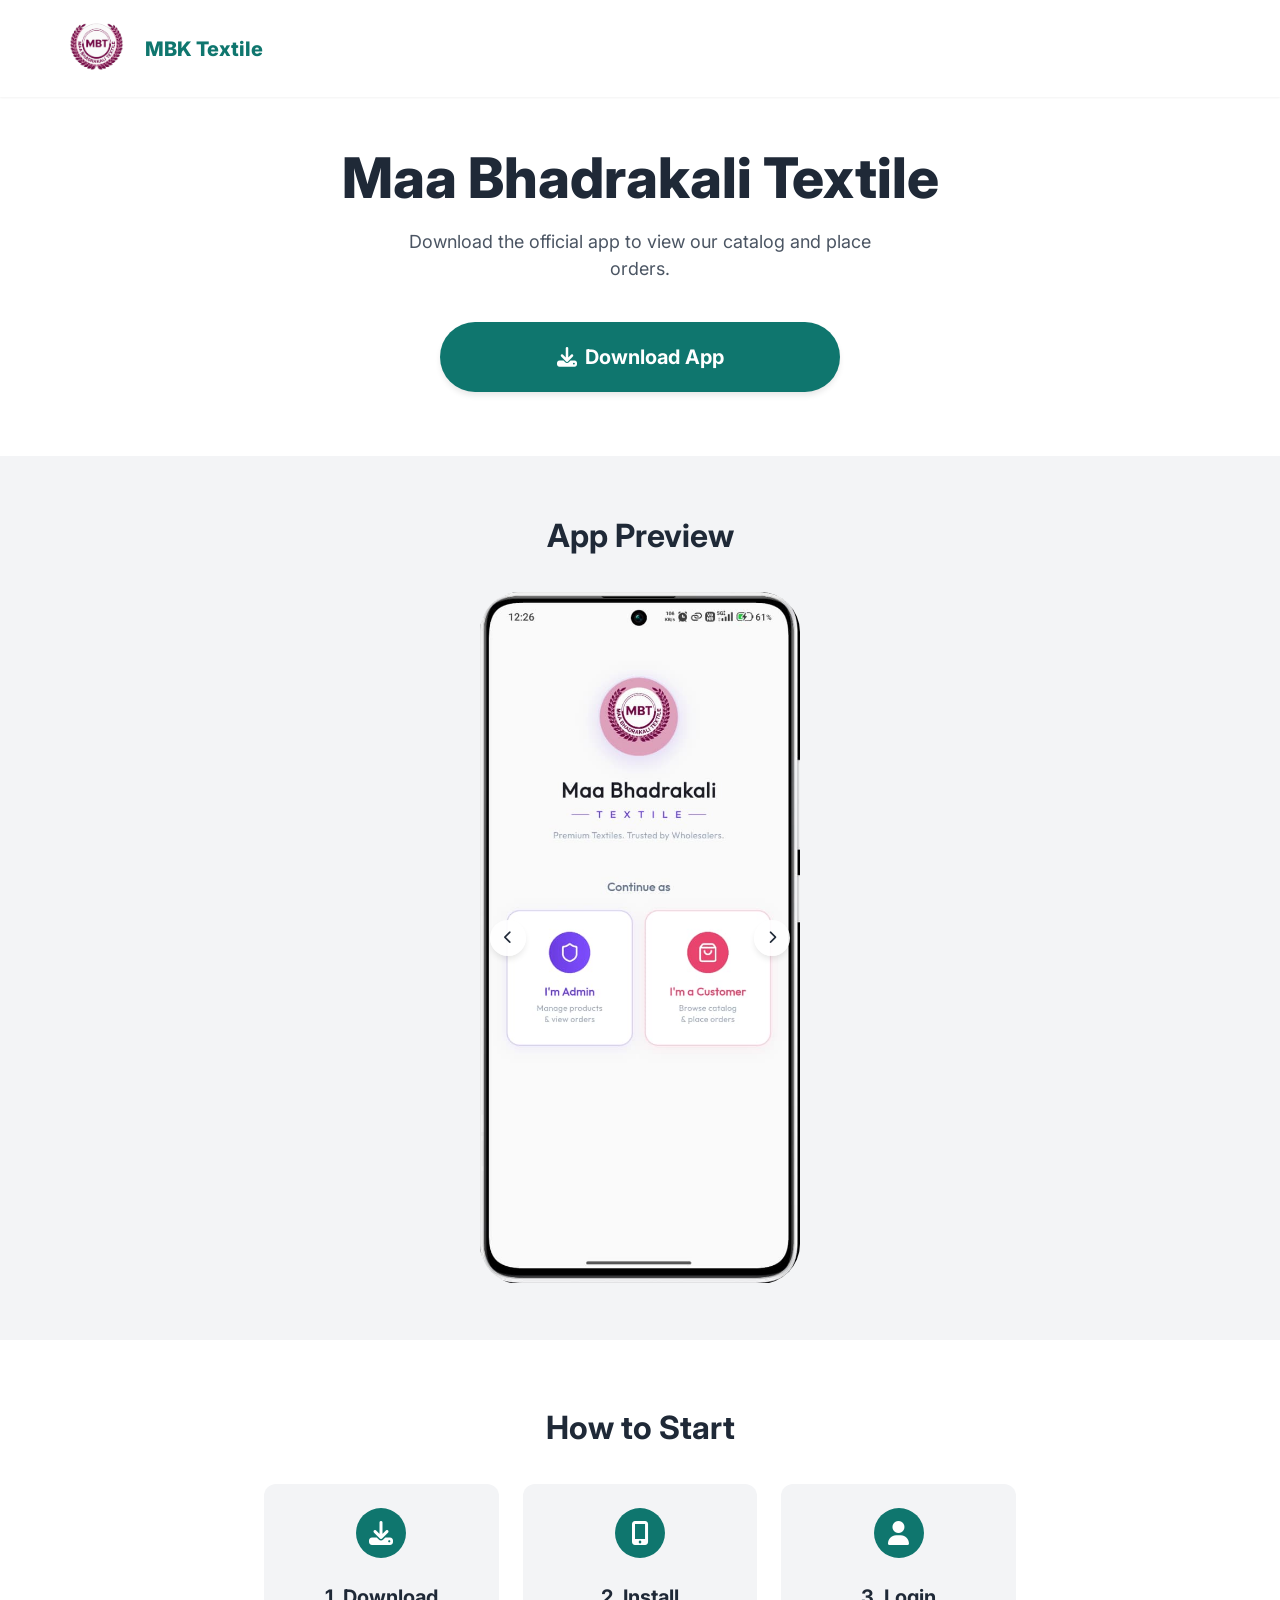
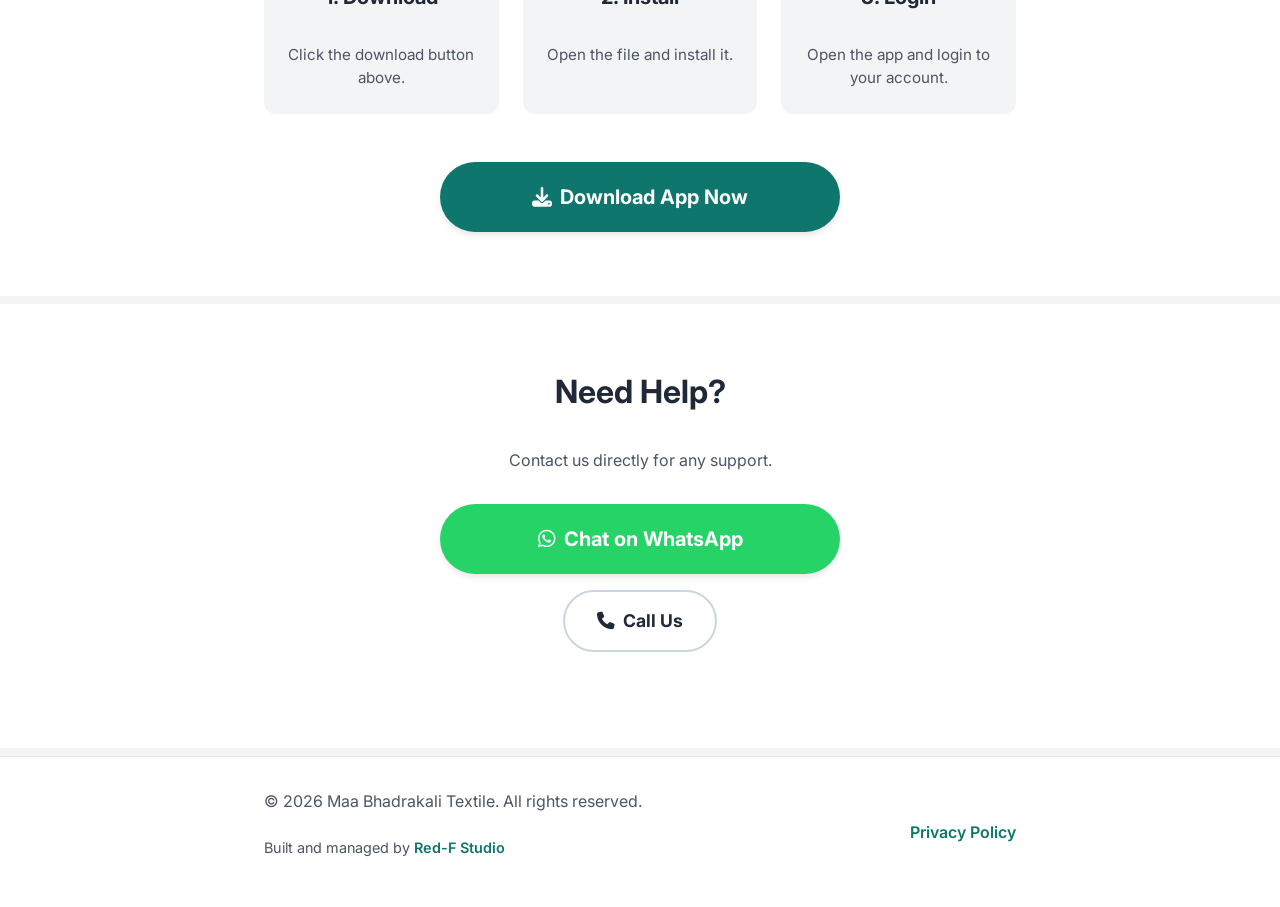
<file: index.html>
<!DOCTYPE html>
<html lang="en">
<head>
    <meta charset="UTF-8">
    <meta name="viewport" content="width=device-width, initial-scale=1.0">
    <title>Maa Bhadrakali Textile - Wholesale App</title>
    <meta name="description" content="Download the Maa Bhadrakali Textile app for wholesale textile catalog and order management.">
    
    <meta property="og:title" content="Maa Bhadrakali Textile App">
    <meta property="og:description" content="Wholesale Textile Catalog & Order Management App">
    <meta property="og:type" content="website">
    
    <link rel="icon" type="image/x-icon" href="favicon.ico">
    <link rel="stylesheet" href="style.css">
    
    <link rel="stylesheet" href="https://cdnjs.cloudflare.com/ajax/libs/font-awesome/6.4.0/css/all.min.css">
</head>
<body>
    <header>
        <div class="header-content">
            <a href="index.html" class="logo-container">
                <img src="images/logo.png" alt="Maa Bhadrakali Textile Logo" id="nav-logo" onerror="this.style.display='none'">
                <span class="logo-text">MBK Textile</span>
            </a>
        </div>
    </header>

    <main>
        <!-- Hero Section -->
        <section class="hero">
            <div class="container hero-content">
                <div class="hero-text">
                    <h1>Maa Bhadrakali Textile</h1>
                    <p class="subtitle">Download the official app to view our catalog and place orders.</p>
                    
                    <a href="#" class="btn btn-primary btn-massive" id="hero-download-btn" download>
                        <i class="fas fa-download"></i> Download App
                    </a>
                </div>
            </div>
        </section>

        <!-- Screenshots Carousel -->
        <section class="screenshots">
            <div class="container">
                <h2>App Preview</h2>
                <div class="carousel-container">
                    <button class="carousel-btn prev" aria-label="Previous image"><i class="fas fa-chevron-left"></i></button>
                    <div class="carousel-track">
                        <div class="carousel-slide">
                            <img src="images/screenshot1.png" alt="Screenshot 1" onerror="this.src='https://placehold.co/300x600/e2e8f0/4b5563?text=Screenshot+1'">
                        </div>
                        <div class="carousel-slide">
                            <img src="images/screenshot2.png" alt="Screenshot 2" onerror="this.src='https://placehold.co/300x600/e2e8f0/4b5563?text=Screenshot+2'">
                        </div>
                        <div class="carousel-slide">
                            <img src="images/screenshot3.png" alt="Screenshot 3" onerror="this.src='https://placehold.co/300x600/e2e8f0/4b5563?text=Screenshot+3'">
                        </div>
                    </div>
                    <button class="carousel-btn next" aria-label="Next image"><i class="fas fa-chevron-right"></i></button>
                </div>
            </div>
        </section>

        <!-- Highly Simplified Installation Guide -->
        <section class="installation">
            <div class="container">
                <h2>How to Start</h2>
                <div class="simple-steps">
                    <div class="step-card">
                        <div class="step-icon"><i class="fas fa-download"></i></div>
                        <h3>1. Download</h3>
                        <p>Click the download button above.</p>
                    </div>
                    <div class="step-card">
                        <div class="step-icon"><i class="fas fa-mobile-alt"></i></div>
                        <h3>2. Install</h3>
                        <p>Open the file and install it.</p>
                    </div>
                    <div class="step-card">
                        <div class="step-icon"><i class="fas fa-user"></i></div>
                        <h3>3. Login</h3>
                        <p>Open the app and login to your account.</p>
                    </div>
                </div>
                
                <div style="text-align: center; margin-top: 3rem;">
                    <a href="#" class="btn btn-primary btn-massive" id="section-download-btn" download>
                        <i class="fas fa-download"></i> Download App Now
                    </a>
                </div>
            </div>
        </section>

        <!-- Simplified Contact Section (WhatsApp Focus) -->
        <section class="contact">
            <div class="container">
                <h2>Need Help?</h2>
                <p style="text-align: center; margin-bottom: 2rem;">Contact us directly for any support.</p>
                <div class="contact-actions">
                    <a href="https://wa.me/919334227605" target="_blank" class="btn btn-whatsapp btn-massive">
                        <i class="fab fa-whatsapp"></i> Chat on WhatsApp
                    </a>
                    <a href="tel:+919334227605" class="btn btn-call">
                        <i class="fas fa-phone"></i> Call Us
                    </a>
                </div>
            </div>
        </section>
    </main>

    <!-- Footer -->
    <footer>
        <div class="container footer-content">
            <div class="footer-info">
                <p>&copy; 2026 Maa Bhadrakali Textile. All rights reserved.</p>
                <p class="agency-attribution">Built and managed by <a href="https://red-f-studios.pages.dev/" target="_blank">Red-F Studio</a></p>
            </div>
            <div class="footer-links">
                <a href="privacy-policy.html">Privacy Policy</a>
            </div>
        </div>
    </footer>

    <script src="config.js"></script>
    <script src="script.js"></script>
</body>
</html>
</file>
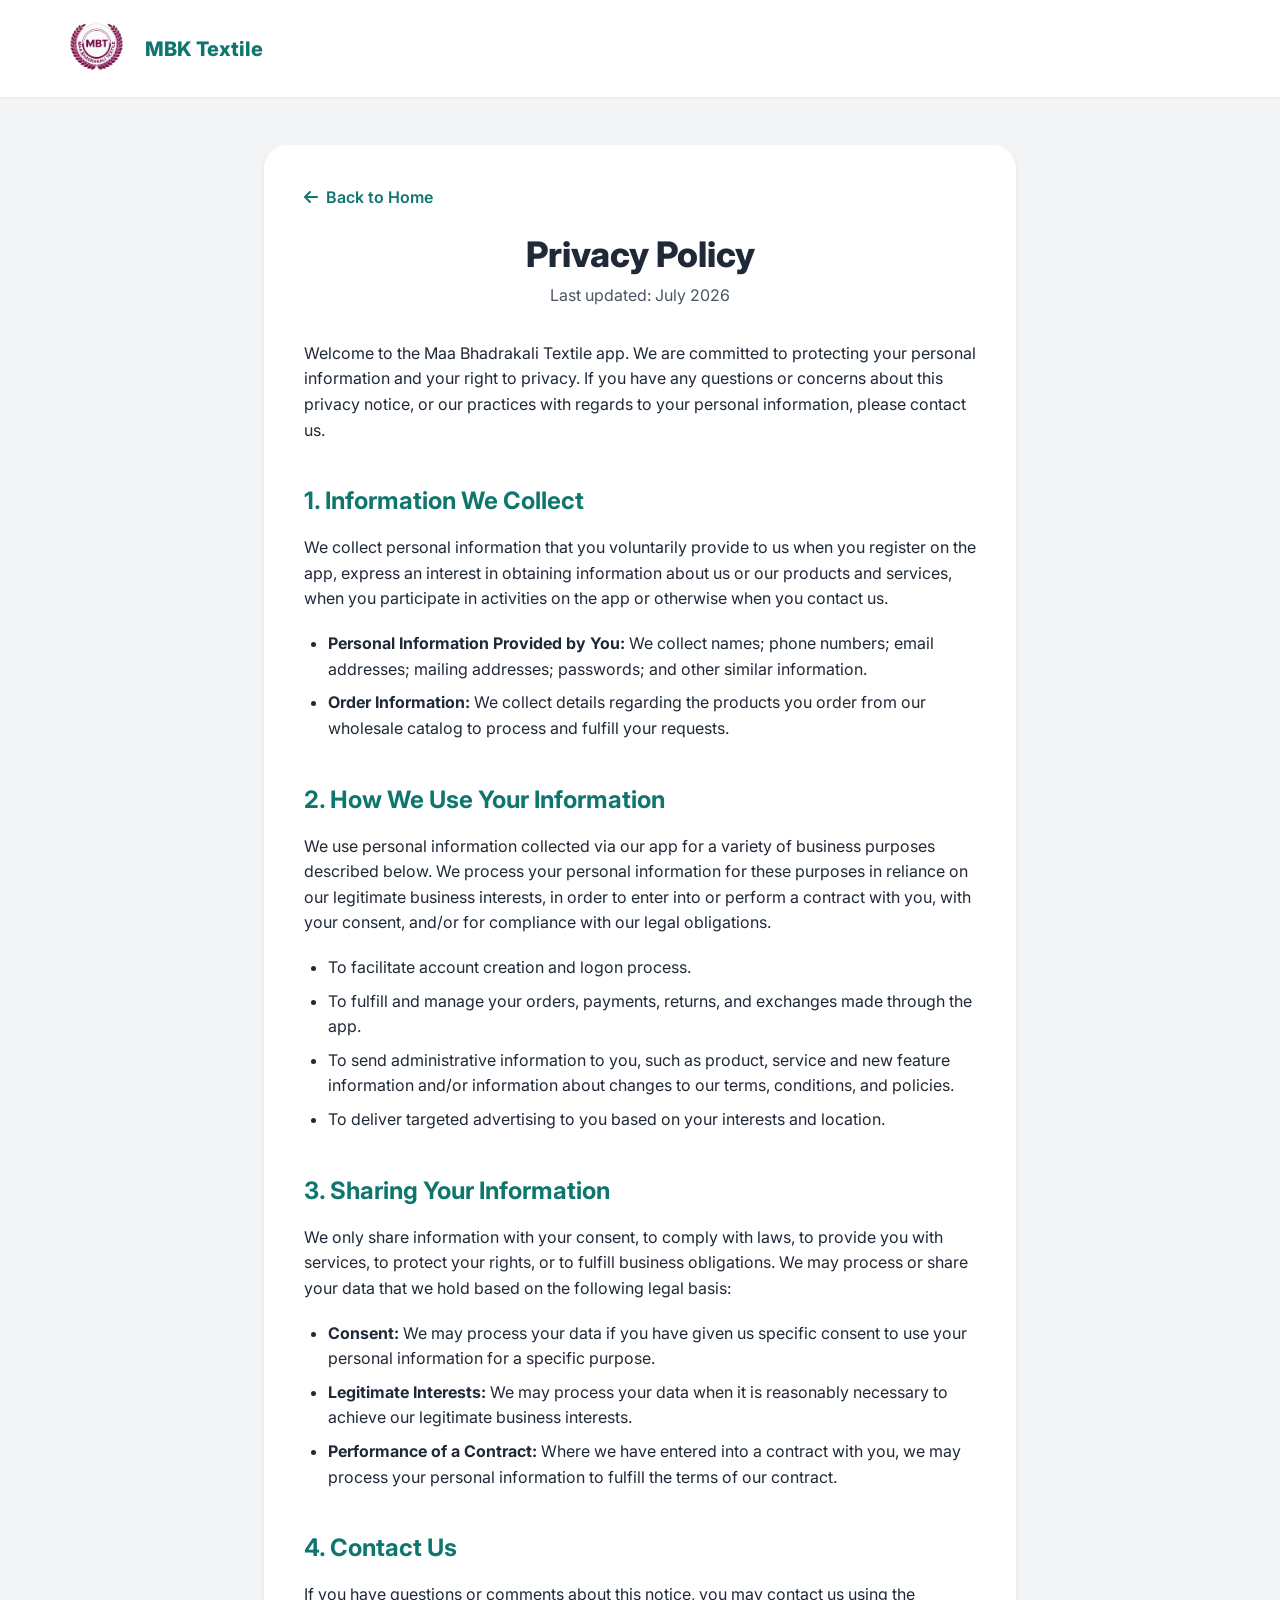
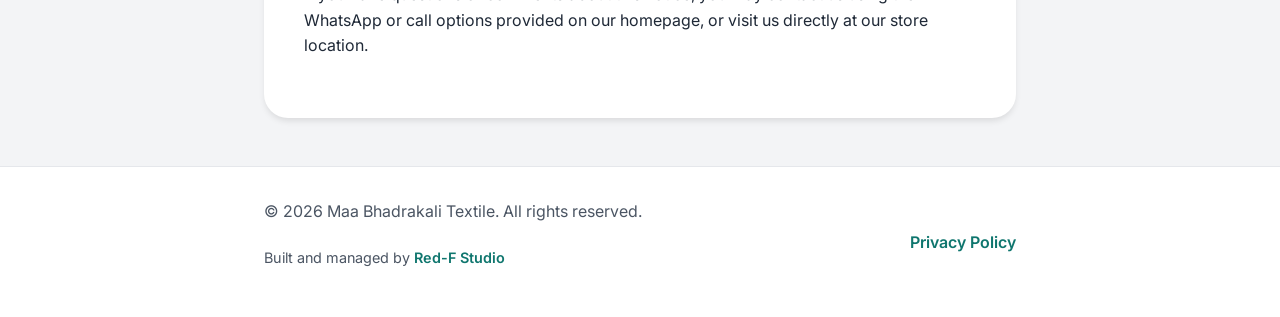
<file: privacy-policy.html>
<!DOCTYPE html>
<html lang="en">
<head>
    <meta charset="UTF-8">
    <meta name="viewport" content="width=device-width, initial-scale=1.0">
    <title>Privacy Policy - Maa Bhadrakali Textile</title>
    <meta name="description" content="Privacy Policy for Maa Bhadrakali Textile app.">
    
    <link rel="icon" type="image/x-icon" href="favicon.ico">
    <link rel="stylesheet" href="style.css">
    
    <link rel="stylesheet" href="https://cdnjs.cloudflare.com/ajax/libs/font-awesome/6.4.0/css/all.min.css">
    <style>
        .legal-content {
            background-color: var(--bg-card);
            padding: 2.5rem;
            border-radius: var(--radius-lg);
            box-shadow: var(--shadow-md);
            margin: 3rem auto;
            max-width: 800px;
        }
        .legal-content h1 {
            font-size: 2.2rem;
            margin-bottom: 1.5rem;
            text-align: center;
        }
        .legal-content h2 {
            font-size: 1.5rem;
            margin-top: 2.5rem;
            margin-bottom: 1rem;
            text-align: left;
            color: var(--primary-color);
        }
        .legal-content p, .legal-content ul {
            margin-bottom: 1.2rem;
            color: var(--text-dark);
            line-height: 1.6;
        }
        .legal-content ul {
            padding-left: 1.5rem;
        }
        .legal-content li {
            margin-bottom: 0.5rem;
        }
        .back-link {
            display: inline-flex;
            align-items: center;
            gap: 0.5rem;
            color: var(--primary-color);
            text-decoration: none;
            font-weight: 600;
            margin-bottom: 1.5rem;
            transition: var(--transition);
        }
        .back-link:hover {
            text-decoration: underline;
            transform: translateX(-3px);
        }
    </style>
</head>
<body>
    <header>
        <div class="header-content">
            <a href="index.html" class="logo-container">
                <img src="images/logo.png" alt="Maa Bhadrakali Textile Logo" id="nav-logo" onerror="this.style.display='none'">
                <span class="logo-text">MBK Textile</span>
            </a>
        </div>
    </header>

    <main class="container">
        <div class="legal-content">
            <a href="index.html" class="back-link"><i class="fas fa-arrow-left"></i> Back to Home</a>
            <h1>Privacy Policy</h1>
            <p style="text-align: center; color: var(--text-muted); margin-top: -1rem; margin-bottom: 2rem;">Last updated: July 2026</p>
            
            <p>Welcome to the Maa Bhadrakali Textile app. We are committed to protecting your personal information and your right to privacy. If you have any questions or concerns about this privacy notice, or our practices with regards to your personal information, please contact us.</p>

            <h2>1. Information We Collect</h2>
            <p>We collect personal information that you voluntarily provide to us when you register on the app, express an interest in obtaining information about us or our products and services, when you participate in activities on the app or otherwise when you contact us.</p>
            <ul>
                <li><strong>Personal Information Provided by You:</strong> We collect names; phone numbers; email addresses; mailing addresses; passwords; and other similar information.</li>
                <li><strong>Order Information:</strong> We collect details regarding the products you order from our wholesale catalog to process and fulfill your requests.</li>
            </ul>

            <h2>2. How We Use Your Information</h2>
            <p>We use personal information collected via our app for a variety of business purposes described below. We process your personal information for these purposes in reliance on our legitimate business interests, in order to enter into or perform a contract with you, with your consent, and/or for compliance with our legal obligations.</p>
            <ul>
                <li>To facilitate account creation and logon process.</li>
                <li>To fulfill and manage your orders, payments, returns, and exchanges made through the app.</li>
                <li>To send administrative information to you, such as product, service and new feature information and/or information about changes to our terms, conditions, and policies.</li>
                <li>To deliver targeted advertising to you based on your interests and location.</li>
            </ul>

            <h2>3. Sharing Your Information</h2>
            <p>We only share information with your consent, to comply with laws, to provide you with services, to protect your rights, or to fulfill business obligations. We may process or share your data that we hold based on the following legal basis:</p>
            <ul>
                <li><strong>Consent:</strong> We may process your data if you have given us specific consent to use your personal information for a specific purpose.</li>
                <li><strong>Legitimate Interests:</strong> We may process your data when it is reasonably necessary to achieve our legitimate business interests.</li>
                <li><strong>Performance of a Contract:</strong> Where we have entered into a contract with you, we may process your personal information to fulfill the terms of our contract.</li>
            </ul>

            <h2>4. Contact Us</h2>
            <p>If you have questions or comments about this notice, you may contact us using the WhatsApp or call options provided on our homepage, or visit us directly at our store location.</p>
        </div>
    </main>

    <!-- Footer -->
    <footer>
        <div class="container footer-content">
            <div class="footer-info">
                <p>&copy; 2026 Maa Bhadrakali Textile. All rights reserved.</p>
                <p class="agency-attribution">Built and managed by <a href="https://red-f-studios.pages.dev/" target="_blank">Red-F Studio</a></p>
            </div>
            <div class="footer-links">
                <a href="privacy-policy.html">Privacy Policy</a>
            </div>
        </div>
    </footer>
</body>
</html>
</file>
<file: style.css>
/* Google Fonts: Inter */
@import url('https://fonts.googleapis.com/css2?family=Inter:wght@400;600;700;800&display=swap');

:root {
  --primary-color: #0F766E;
  --primary-light: #14b8a6;
  --secondary-color: #D97706;
  --text-dark: #1f2937;
  --text-muted: #4b5563;
  --bg-color: #ffffff;
  --bg-light: #f3f4f6;
  --bg-card: #ffffff;
  --whatsapp-color: #25D366;
  
  --shadow-sm: 0 1px 2px 0 rgba(0, 0, 0, 0.05);
  --shadow-md: 0 4px 6px -1px rgba(0, 0, 0, 0.1);
  --shadow-lg: 0 10px 15px -3px rgba(0, 0, 0, 0.1);
  --shadow-xl: 0 20px 25px -5px rgba(0, 0, 0, 0.1);
  
  --radius-md: 0.75rem;
  --radius-lg: 1.5rem;
  --radius-full: 9999px;
  
  --transition: all 0.2s ease;
}

* {
  margin: 0;
  padding: 0;
  box-sizing: border-box;
}

html {
  scroll-behavior: smooth;
  font-size: 16px;
}

body {
  font-family: 'Inter', sans-serif;
  color: var(--text-dark);
  background-color: var(--bg-light);
  line-height: 1.5;
  overflow-x: hidden;
}

/* Typography */
h1 { font-size: 2.5rem; font-weight: 800; margin-bottom: 1rem; line-height: 1.2; }
h2 { font-size: 2rem; font-weight: 700; text-align: center; margin-bottom: 2rem; }
h3 { font-size: 1.25rem; font-weight: 700; margin-bottom: 0.5rem; }
p { margin-bottom: 1rem; color: var(--text-muted); }

/* Buttons */
.btn {
  display: inline-flex;
  align-items: center;
  justify-content: center;
  font-weight: 700;
  border-radius: var(--radius-full);
  text-decoration: none;
  transition: var(--transition);
  cursor: pointer;
  border: none;
  gap: 0.5rem;
}

.btn-massive {
  padding: 1.25rem 2.5rem;
  font-size: 1.25rem;
  width: 100%;
  max-width: 400px;
}

.btn-primary {
  background-color: var(--primary-color);
  color: white;
  box-shadow: var(--shadow-md);
}

.btn-primary:hover, .btn-primary:active {
  background-color: var(--primary-light);
  transform: translateY(-2px);
  box-shadow: var(--shadow-lg);
}

.btn-whatsapp {
  background-color: var(--whatsapp-color);
  color: white;
  box-shadow: var(--shadow-md);
}

.btn-whatsapp:hover, .btn-whatsapp:active {
  background-color: #1ebe57;
  transform: translateY(-2px);
}

.btn-call {
  background-color: transparent;
  color: var(--text-dark);
  border: 2px solid #cbd5e1;
  padding: 1rem 2rem;
  font-size: 1.1rem;
  margin-top: 1rem;
}

/* Layout */
.container {
  max-width: 800px;
  margin: 0 auto;
  padding: 0 1.5rem;
}

section {
  padding: 4rem 0;
  background-color: var(--bg-color);
  margin-bottom: 0.5rem;
}

/* Header */
header {
  background-color: var(--bg-color);
  padding: 1rem 0;
  box-shadow: var(--shadow-sm);
  position: sticky;
  top: 0;
  z-index: 1000;
}

.header-content {
  display: flex;
  align-items: center;
  justify-content: flex-start;
  gap: 1rem;
  max-width: 1200px;
  margin: 0 auto;
  padding: 0 1.5rem;
}

.header-content img {
  height: 65px;
  width: auto;
}

.logo-text {
  font-size: 1.25rem;
  font-weight: 800;
  color: var(--primary-color);
}

/* Hero Section */
.hero {
  padding-top: 3rem;
  padding-bottom: 4rem;
  text-align: center;
}

.hero-text .subtitle {
  font-size: 1.125rem;
  margin-bottom: 2.5rem;
  max-width: 500px;
  margin-left: auto;
  margin-right: auto;
}

/* Screenshots Carousel */
.screenshots {
  background-color: var(--bg-light);
  padding: 3rem 0;
}

.carousel-container {
  position: relative;
  width: 100%;
  max-width: 320px;
  margin: 0 auto;
  overflow: hidden;
  border-radius: 2.5rem;
}

.carousel-track {
  display: flex;
  transition: transform 0.5s ease-in-out;
}

.carousel-slide {
  min-width: 100%;
}

.carousel-slide img {
  width: 100%;
  height: auto;
  display: block;
}

.carousel-btn {
  position: absolute;
  top: 50%;
  transform: translateY(-50%);
  background: rgba(255, 255, 255, 0.9);
  border: none;
  width: 36px;
  height: 36px;
  border-radius: 50%;
  box-shadow: var(--shadow-md);
  cursor: pointer;
  z-index: 10;
  display: flex;
  align-items: center;
  justify-content: center;
  color: var(--text-dark);
}

.carousel-btn.prev { left: 10px; }
.carousel-btn.next { right: 10px; }

/* Simplified Steps */
.simple-steps {
  display: flex;
  flex-direction: column;
  gap: 1.5rem;
  max-width: 400px;
  margin: 0 auto;
}

.step-card {
  display: flex;
  align-items: center;
  gap: 1.5rem;
  background: var(--bg-light);
  padding: 1.5rem;
  border-radius: var(--radius-md);
}

.step-icon {
  width: 50px;
  height: 50px;
  background-color: var(--primary-color);
  color: white;
  border-radius: 50%;
  display: flex;
  align-items: center;
  justify-content: center;
  font-size: 1.5rem;
  flex-shrink: 0;
}

.step-card p {
  margin: 0;
  font-size: 0.95rem;
}

/* Contact */
.contact {
  text-align: center;
  padding-bottom: 6rem;
}

.contact-actions {
  display: flex;
  flex-direction: column;
  align-items: center;
}

@media (min-width: 600px) {
  h1 { font-size: 3.5rem; }
  .carousel-container { max-width: 320px; }
  .simple-steps { flex-direction: row; max-width: none; justify-content: center; }
  .step-card { flex-direction: column; text-align: center; flex: 1; max-width: 250px; }
}

/* Footer */
footer {
  background-color: var(--bg-color);
  padding: 2rem 0;
  text-align: center;
  border-top: 1px solid #e5e7eb;
  margin-top: auto;
}

.footer-content {
  display: flex;
  flex-direction: column;
  align-items: center;
  gap: 1.5rem;
}

.footer-info {
  display: flex;
  flex-direction: column;
  gap: 0.5rem;
  text-align: center;
}

.agency-attribution {
  font-size: 0.9rem;
  color: var(--text-muted);
}

.agency-attribution a {
  color: var(--primary-color);
  text-decoration: none;
  font-weight: 600;
  transition: var(--transition);
}

.agency-attribution a:hover {
  text-decoration: underline;
  color: var(--primary-light);
}

.footer-links a {
  color: var(--primary-color);
  text-decoration: none;
  font-weight: 600;
  transition: var(--transition);
}

.footer-links a:hover {
  text-decoration: underline;
}

.logo-container {
  display: flex;
  align-items: center;
  gap: 1rem;
  text-decoration: none;
}

@media (min-width: 600px) {
  .footer-content {
    flex-direction: row;
    justify-content: space-between;
    align-items: center;
  }
  .footer-info {
    text-align: left;
  }
}
</file>
